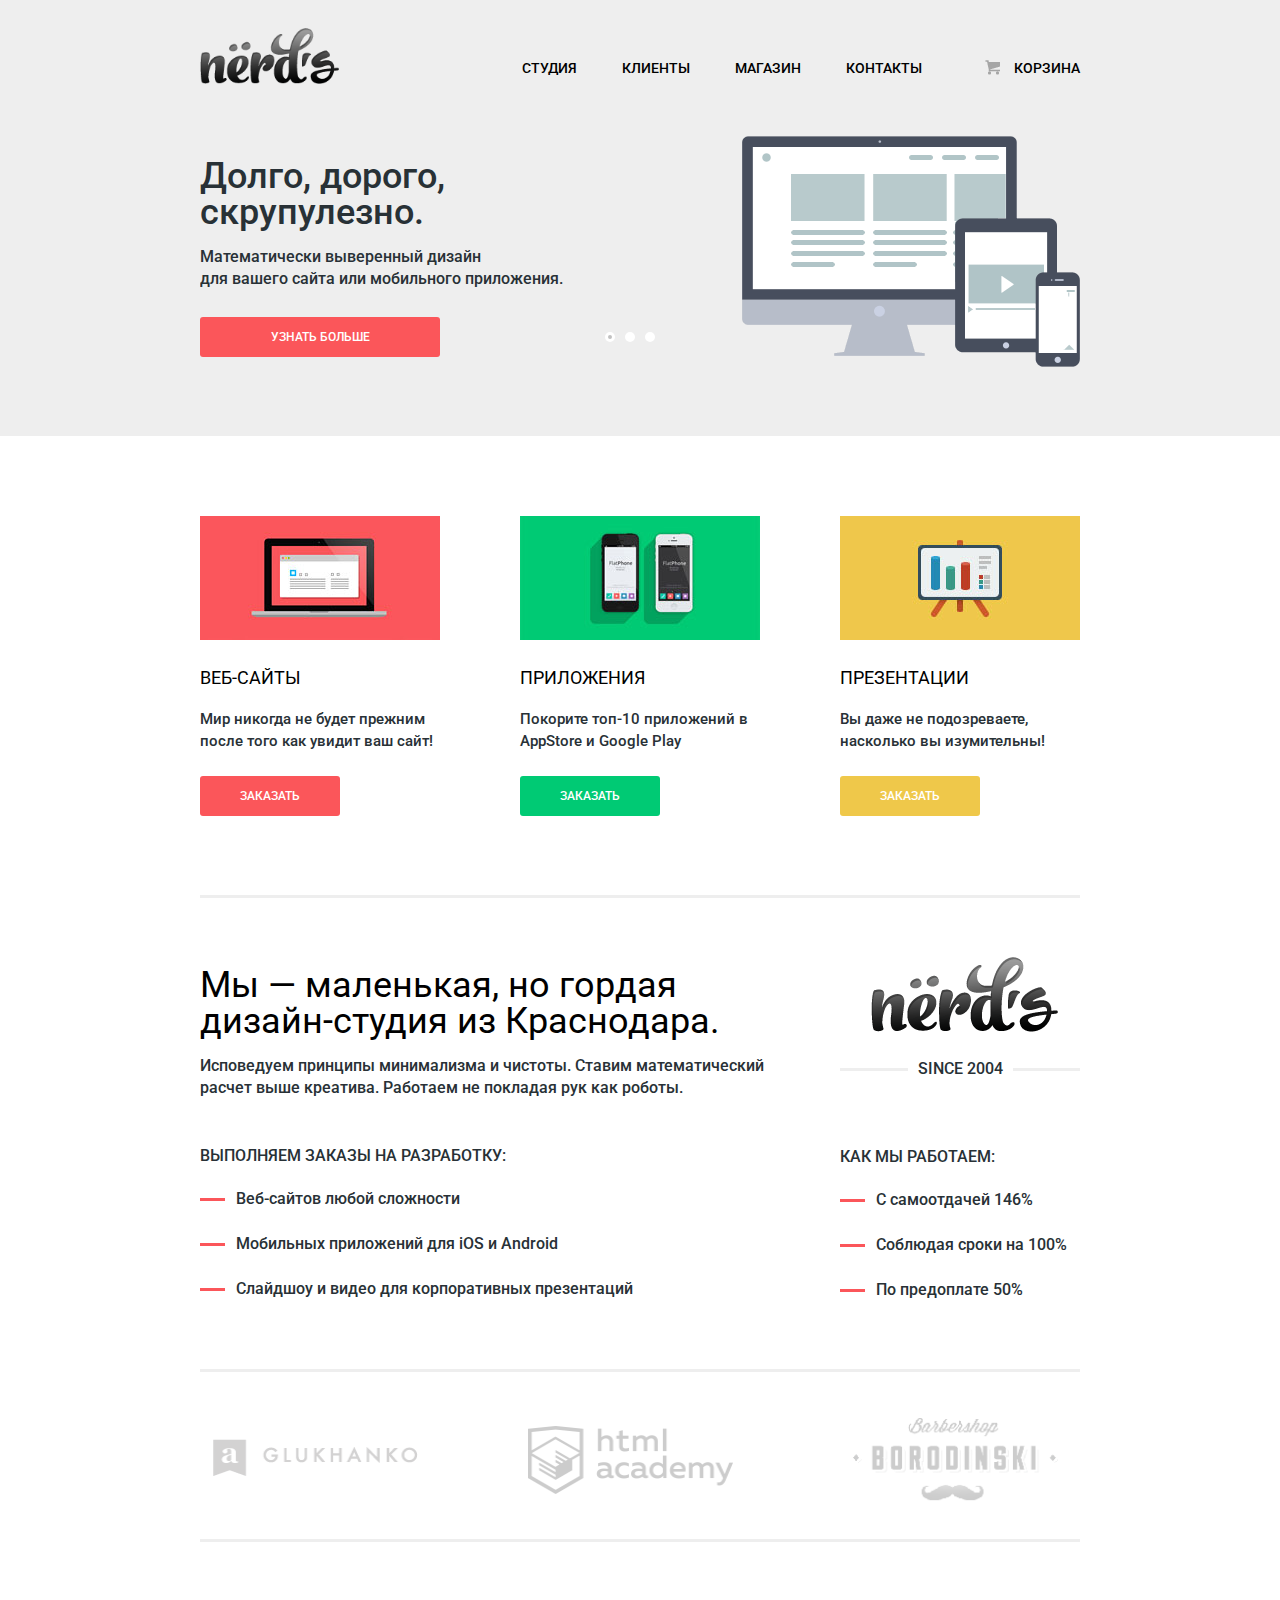
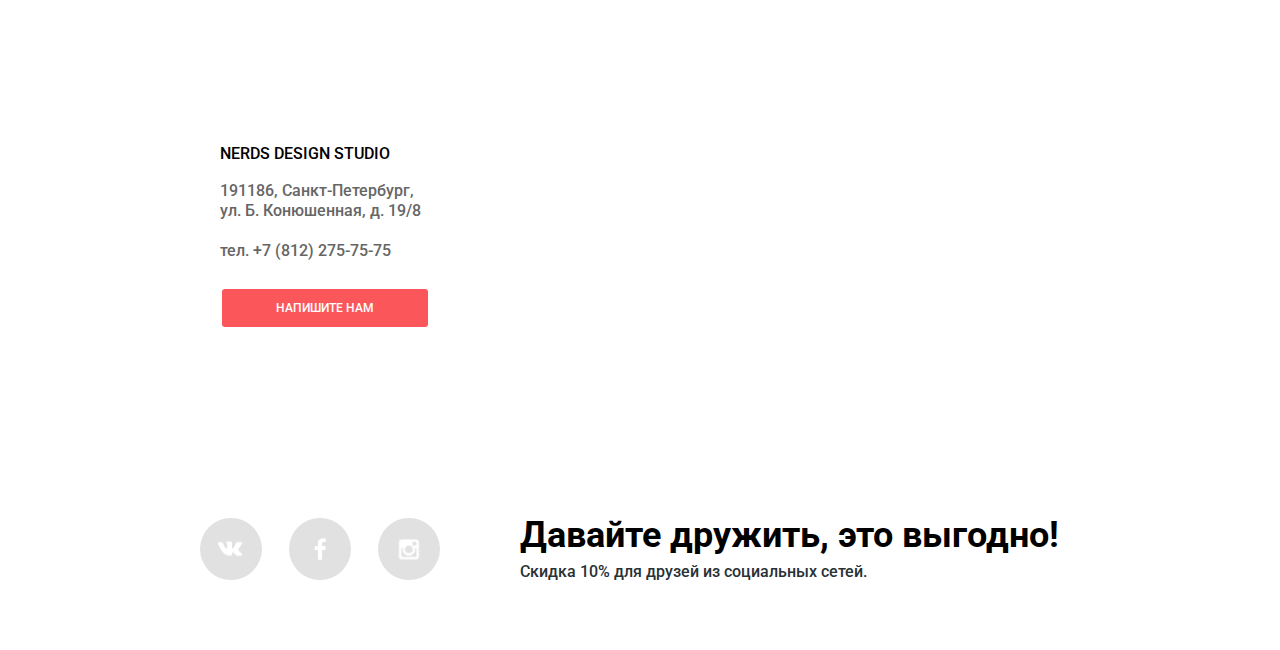
<file: index.html>
<!DOCTYPE html>
<html lang="ru">
  <head>
    <meta charset="utf-8">
    <title>Нёрдс</title>
    <link href="https://fonts.googleapis.com/css?family=Roboto:500,700&subset=cyrillic" rel="stylesheet">
    <link rel="stylesheet" href="css/normalize.css">
    <link href="css/style.min.css" rel="stylesheet">
  </head>
  <body>
    <header class="main-header">
      <div class="container">
        <div class="header-top clearfix">
          <div class="logo"><a href="#"><img src="img/logo.png" alt="Nerds" width="139" height="56"></a>
          </div>
          <nav class="main-navigation">
            <ul>
              <li>
                <a>Студия</a>
              </li>
              <li>
                <a href="#">Клиенты</a>
              </li>
              <li>
                <a href="catalog.html">Магазин</a>
              </li>
              <li>
                <a href="#">Контакты</a>
              </li>
            </ul>
          </nav>
          <div class="user-block">
            <a class="basket" href="#">Корзина</a>
          </div>
        </div>
        <div class="slider">
          <input type="radio" name="toggle" id="slider-1" checked>
          <input type="radio" name="toggle" id="slider-2">
          <input type="radio" name="toggle" id="slider-3">
          <div class="slider-controls">
            <label for="slider-1"></label>
            <label for="slider-2"></label>
            <label for="slider-3"></label>
          </div>
          <div class="slides">
            <div class="slide">
              <div class="slide-text">
                <div class="slide-title">Долго, дорого,<br> скрупулезно.</div>
                <p>Математически выверенный дизайн<br> для вашего сайта или мобильного приложения.</p>
                <a class="btn" href="#">Узнать больше</a>
              </div>
            </div>
            <div class="slide">
              <div class="slide-text">
                <div class="slide-title">Любите ли вы математику,<br> как любим ее мы?</div>
                <p>Нашим дизайнерам мы удаляем нейроны, ответственные<br>за креатив, чтобы дать им возможность все просчитать.</p>
                <a class="btn" href="#">Узнать больше</a>
              </div>
            </div>
            <div class="slide">
              <div class="slide-text">
                <div class="slide-title">Только наркотики,<br> только хардкор!</div>
                <p>Все дизайнерские решения в нашей компании принимаются<br> только под воздействием качественных галлюциногенов.</p>
                <a class="btn" href="#">Узнать больше</a>
              </div>
            </div>
          </div>
        </div>
      </div>
    </header>
    <main class="container">
      <div class="index-content clearfix">
        <div class="features">
          <img src="img/site.jpg" alt="сайты" width="240" height="124">
          <div class="features-title">Веб-сайты</div>
          <p>Мир никогда не будет прежним после того как увидит ваш сайт!</p>
          <a class="btn" href="#">Заказать</a>
        </div>
        <div class="features">
          <img src="img/apps.jpg" alt="приложения" width="240" height="124">
          <div class="features-title">Приложения</div>
          <p>Покорите топ-10 приложений в AppStore и Google Play</p>
          <a class="btn btn-green" href="#">Заказать</a>
        </div>
        <div class="features">
          <img src="img/presentation.jpg" alt="презентации" width="240" height="124">
          <div class="features-title">Презентации</div>
          <p>Вы даже не подозреваете, насколько вы изумительны!</p>
          <a class="btn btn-yellow" href="#">Заказать</a>
        </div>
      </div>
      <section class="promo clearfix">
        <div class="promo-product">
          <h2 class="promo-title">Мы —  маленькая, но гордая дизайн-студия из Краснодара.</h2>
          <p>Исповедуем принципы минимализма и чистоты. Ставим математический расчет выше креатива.
        Работаем не покладая рук как роботы.</p>
          <div class="promo-subtitle">Выполняем заказы на разработку:</div>
          <ul>
            <li>Веб-сайтов любой сложности</li>
            <li>Мобильных приложений для iOS и Android</li>
            <li>Слайдшоу и видео для корпоративных презентаций</li>
          </ul>
        </div>
        <div class="promo-job">
          <div class="logo">
            <a href="#"><img src="img/logo.png" alt="Nerds" width="187" height="75"></a>
          </div>
          <div class="logo-part">
            <p>SINCE 2004</p>
          </div>
          <div class="promo-subtitle">Как мы работаем:</div>
          <ul>
            <li>С самоотдачей 146%</li>
            <li>Соблюдая сроки на 100%</li>
            <li>По предоплате 50%</li>
          </ul>
        </div>
      </section>
      <div class="projects">
        <a href="#"><img src="img/logo_glukhanko.png" alt="Glukhanko" width="198" height="37"></a>
        <a href="#"><img src="img/logo_html_academy.png" alt="HTML Academy" width="199" height="68"></a>
        <a href="#"><img src="img/logo_borodinski.png" alt="Borodinski" width="209" height="86"></a>
      </div>
    </main>
    <footer class="main-footer">
      <div class="contacts">
        <iframe src="https://www.google.com/maps/embed?pb=!1m18!1m12!1m3!1d1998.6037999040354!2d30.322010416394033!3d59.938716271971415!2m3!1f0!2f0!3f0!3m2!1i1024!2i768!4f13.1!3m3!1m2!1s0x4696310fca5ba729%3A0xea9c53d4493c879f!2sBolshaya+Konyushennaya+ul.%2C+19%2C+Sankt-Peterburg%2C+Russia%2C+191186!5e0!3m2!1sen!2s!4v1441888483426" width="1200" height="417" frameborder="0" style="border:0" allowfullscreen></iframe>
        <div class="container">
          <div class="contacts-info">
            <div class="contacts-name">NERDS DESIGN STUDIO</div>
            <p>191186, Санкт-Петербург,<br>
            ул. Б. Конюшенная, д. 19/8</p>
            <p>тел. +7 (812) 275-75-75</p>
            <a class="btn-write" href="#">Напишите нам</a>
          </div>
        </div>
      </div>
      <div class="footer-bottom">
        <div class="container clearfix">
          <div class="footer-social">
            <a class="social-btn social-btn-vk" href="#">Вконтакте</a>
            <a class="social-btn social-btn-fb" href="#">Фейсбук</a>
            <a class="social-btn social-btn-inst" href="#">Инстаграм</a>
          </div>
          <div class="footer-offer">
            <h2 class="footer-offer-title">Давайте дружить, это выгодно!</h2>
            <p>Скидка 10% для друзей из социальных сетей.</p>
          </div>
        </div>
      </div>
    </footer>
    <div class="feedback">
      <form class="feedback-form clearfix" action="https://echo.htmlacademy.ru" method="post">
        <div class="form-line">
          <div class="label-line">
            <label for="name">Ваше имя:</label>
          </div>
          <input id="name" type="text" name="username" placeholder="представьтесь,пожалуйста">
        </div>
        <div class="form-line">
          <div class="label-line">
            <label for="user-email">Ваш e-mail:</label>
          </div>
          <input id="user-email" type="text" name="email" placeholder="для отправки ответа">
        </div>
        <div class="textarea-line">
          <div class="label-line">
            <label for="letter">Текст письма:</label>
          </div>
          <textarea id="letter" name="text-letter">в свободной форме</textarea>
        </div>
          <button class="btn" type="submit">Отправить</button>
      </form>
      <button class="feedback-close" type="button" title="Закрыть">Закрыть</button>
    </div>
    <script src="js/scripts.min.js"></script>
  </body>
</html>
</file>
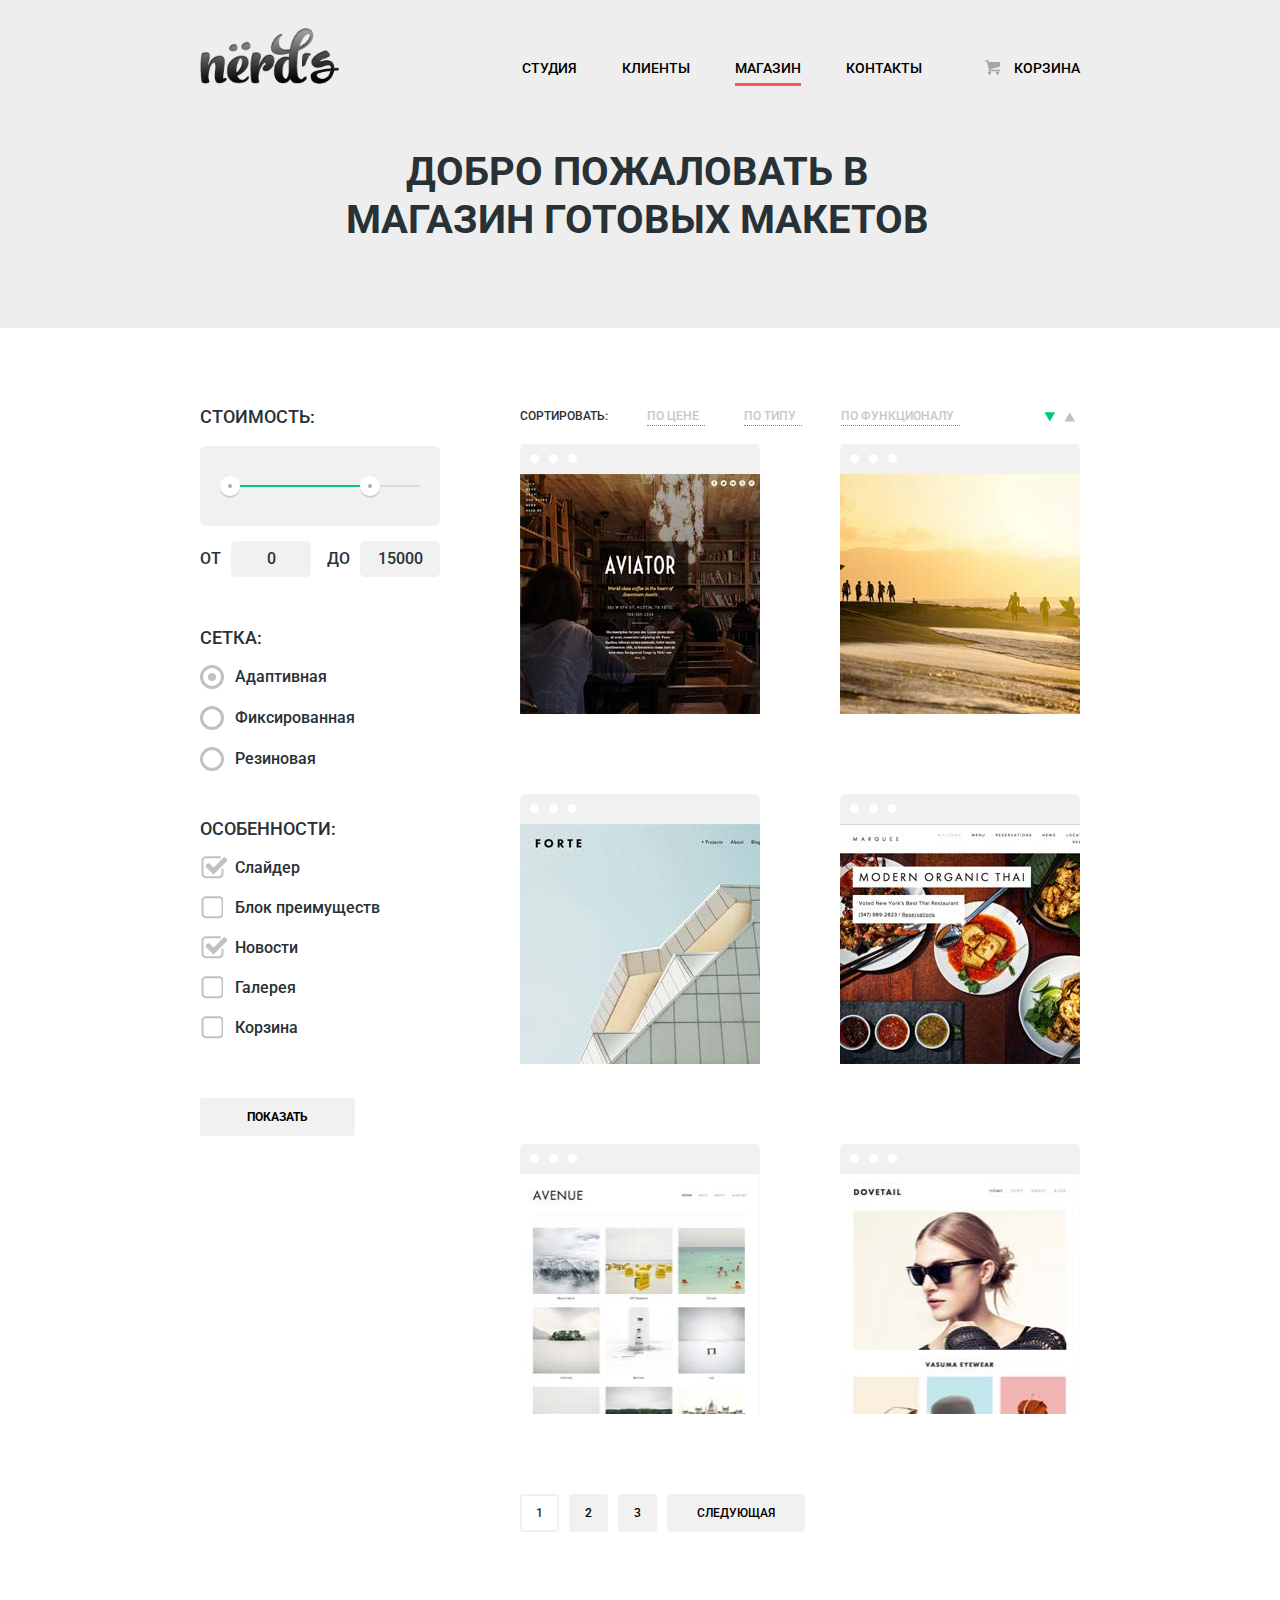
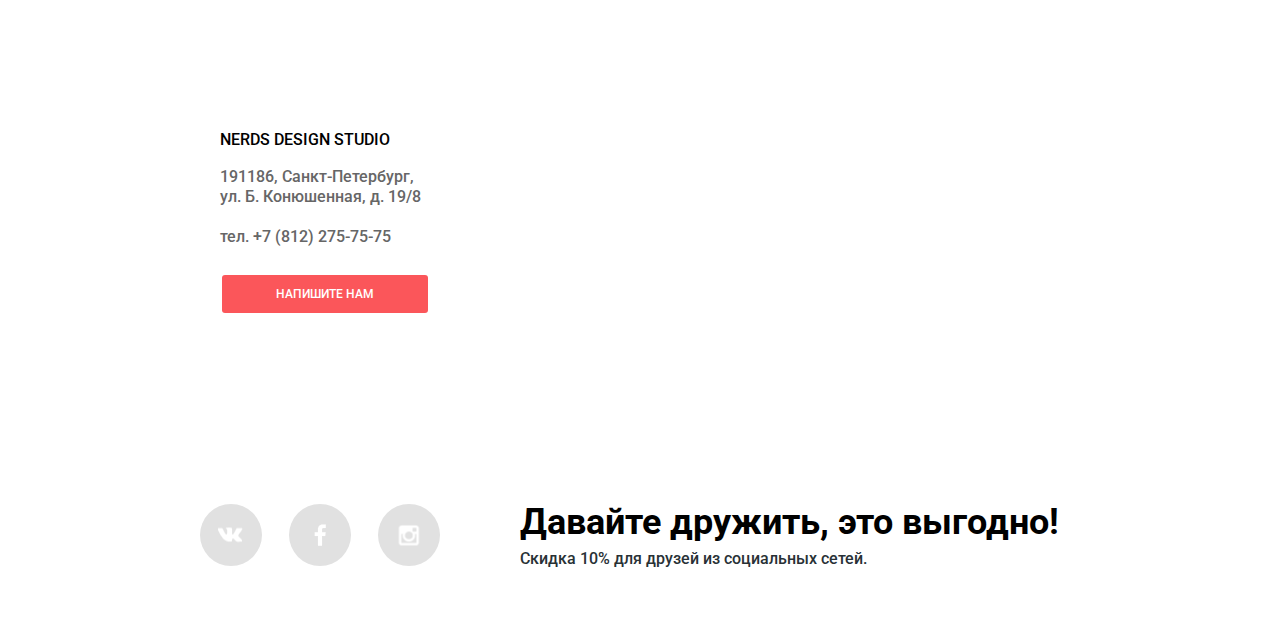
<file: catalog.html>
<!DOCTYPE html>
<html lang="ru">
  <head>
    <meta charset="utf-8">
    <title>Каталог Нёрдс</title>
    <link href="https://fonts.googleapis.com/css?family=Roboto:500,700&subset=cyrillic" rel="stylesheet">
    <link rel="stylesheet" href="css/normalize.css">
    <link href="css/style.min.css" rel="stylesheet">
  </head>
  <body>
    <header class="main-header">
      <div class="container">
        <div class="header-top clearfix">
          <div class="logo">
            <a href="index.html"><img src="img/logo.png" alt="Nerds" width="139" height="56"></a>
          </div>
          <nav class="main-navigation">
            <ul>
              <li>
                <a href="#">Студия</a>
              </li>
              <li>
                <a href="#">Клиенты</a>
              </li>
              <li>
                <a class="active">Магазин</a>
              </li>
              <li>
                <a href="#">Контакты</a>
              </li>
            </ul>
          </nav>
          <div class="user-block">
            <a class="basket" href="#">Корзина</a>
          </div>
        </div>
        <h1 class="main-title">Добро пожаловать в магазин готовых макетов</h1>
      </div>
    </header>
    <main class="container clearfix">
      <aside class="filters">
        <form class="filters-form" action="https://echo.htmlacademy.ru" method="post">
          <div class="range-filter">
            <div class="filters-title">Стоимость:</div>
            <div class="range-controls">
              <div class="scale">
                <div class="bar" style="margin-left: 0%; width: 70%"></div>
              </div>
              <div class="toggle toggle-min"></div>
              <div class="toggle toggle-max"></div>
            </div>
            <div class="price-controls">
              <label class="min-price">ОТ <input name="min-price" type="text" value="0"></label>
              <label class="max-price">ДО <input name="max-price" type="text" value="15000"></label>
            </div>
          </div>
          <div class="filters-title">Сетка:</div>
            <div class="input-line">
              <input id="adaptive" type="radio" name="grid" value="adaptive" checked>
              <label for="adaptive">Адаптивная</label>
            </div>
            <div class="input-line">
              <input id="fixed" type="radio" name="grid" value="fixed">
              <label for="fixed">Фиксированная</label>
            </div>
            <div class="input-line">
              <input id="rubber" type="radio" name="grid" value="rubber">
              <label for="rubber">Резиновая</label>
            </div>
          <div class="filters-title filters-title">Особенности:</div>
            <div class="input-line">
              <input id="slider" type="checkbox" name="slider" value="slider" checked>
              <label for="slider">Слайдер</label>
            </div>
            <div class="input-line">
              <input id="advantages" type="checkbox" name="plus" value="plus">
              <label for="advantages">Блок преимуществ</label>
            </div>
            <div class="input-line">
              <input id="news" type="checkbox" name="news" value="news" checked>
              <label for="news">Новости</label>
            </div>
            <div class="input-line">
              <input id="gallery" type="checkbox" name="gallery" value="gallery">
              <label for="gallery">Галерея</label>
            </div>
            <div class="input-line">
              <input id="basket" type="checkbox" name="basket" value="basket">
              <label for="basket">Корзина</label>
            </div>
          <button class="btn" type="submit" value="Показать" >Показать</button>
        </form>
      </aside>
      <div class="results">
        <div class="sort clearfix">
          <div class="sort-type">
            <ul>
              <li>Сортировать:</li>
              <li class="sort-item">
                <a href="#">По цене</a>
              </li>
              <li class="sort-item">
                <a href="#">По типу</a>
              </li>
              <li class="sort-item">
                <a href="#">По функционалу</a>
              </li>
            </ul>
          </div>
          <div class="sort-order">
            <a class="active">Стрелочка вниз</a>
            <a href="#">Стрелочка вверх</a>
          </div>
        </div>
        <div class="items">
          <div class="item">
            <div class="item-top">
              <div class="circle">Точка</div>
              <div class="circle">Точка</div>
              <div class="circle">Точка</div>
            </div>
            <img src="img/aviator.jpg" alt="aviator" width="240" height="240">
            <div class="item-info">
              <h2 class="item-info-title">AVIATOR</h2>
              <p class="item-info-indent">Одностраничный макет с авторским дизайном</p>
              <a class="btn" href="#">8000 Р.</a>
            </div>
          </div>
          <div class="item">
            <div class="item-top active">
              <div class="circle">Точка</div>
              <div class="circle">Точка</div>
              <div class="circle">Точка</div>
            </div>
            <img src="img/sunset.jpg" alt="sunset" width="240" height="240">
            <div class="item-info active">
              <h2 class="item-info-title">SUNSET</h2>
              <p class="item-info-indent">Интернет-магазин с личным кабинетом</p>
              <a class="btn" href="#">1000 Р.</a>
            </div>
          </div>
          <div class="item">
            <div class="item-top">
              <div class="circle">Точка</div>
              <div class="circle">Точка</div>
              <div class="circle">Точка</div>
            </div>
            <img src="img/forte.jpg" alt="forte" width="240" height="240">
            <div class="item-info">
              <h2 class="item-info-title">FORTE</h2>
              <p class="item-info-indent">Отличный макет для личного блога</p>
              <a class="btn" href="#">5000 Р.</a>
            </div>
          </div>
          <div class="item">
            <div class="item-top">
              <div class="circle">Точка</div>
              <div class="circle">Точка</div>
              <div class="circle">Точка</div>
            </div>
            <img src="img/modern.jpg" alt="modern" width="240" height="240">
            <div class="item-info">
              <h2 class="item-info-title-four">MODERN ORGANIC THAI</h2>
              <p class="item-info-indent-four">Сайт для ресторана быстрого питания</p>
              <a class="btn" href="#">12000 Р.</a>
            </div>
          </div>
          <div class="item">
            <div class="item-top">
              <div class="circle">Точка</div>
              <div class="circle">Точка</div>
              <div class="circle">Точка</div>
            </div>
            <img src="img/avenue.jpg" alt="avenue" width="240" height="240">
            <div class="item-info">
              <h2 class="item-info-title">AVENUE</h2>
              <p class="item-info-indent">Макет для блога о путешествиях</p>
              <a class="btn" href="#">8000 Р.</a>
            </div>
          </div>
          <div class="item">
            <div class="item-top">
              <div class="circle">Точка</div>
              <div class="circle">Точка</div>
              <div class="circle">Точка</div>
            </div>
            <img src="img/dovetail.jpg" alt="dovetail" width="240" height="240">
            <div class="item-info">
              <h2 class="item-info-title">DOVETAIL</h2>
              <p class="item-info-indent">Интернет-магазин с галереей товаров</p>
              <a class="btn" href="#">14000 Р.</a>
            </div>
          </div>
        </div>
        <div class="page">
          <ul>
            <li>
              <a class="page-link-active">1</a>
            </li>
            <li>
              <a class="page-link" href="#">2</a>
            </li>
            <li>
              <a class="page-link" href="#">3</a>
            </li>
            <li>
              <a class="page-link-last" href="#">Следующая</a>
            </li>
          </ul>
        </div>
      </div>
    </main>
    <footer class="main-footer">
      <div class="contacts">
        <iframe src="https://www.google.com/maps/embed?pb=!1m18!1m12!1m3!1d1998.6037999040354!2d30.322010416394033!3d59.938716271971415!2m3!1f0!2f0!3f0!3m2!1i1024!2i768!4f13.1!3m3!1m2!1s0x4696310fca5ba729%3A0xea9c53d4493c879f!2sBolshaya+Konyushennaya+ul.%2C+19%2C+Sankt-Peterburg%2C+Russia%2C+191186!5e0!3m2!1sen!2s!4v1441888483426" width="1200" height="417" frameborder="0" style="border:0" allowfullscreen></iframe>
        <div class="container">
          <div class="contacts-info">
            <div class="contacts-name">NERDS DESIGN STUDIO</div>
            <p>191186, Санкт-Петербург,<br>
            ул. Б. Конюшенная, д. 19/8</p>
            <p>тел. +7 (812) 275-75-75</p>
            <a class="btn-write" href="#">Напишите нам</a>
          </div>
        </div>
      </div>
      <div class="footer-bottom">
        <div class="container clearfix">
          <div class="footer-social">
            <a class="social-btn social-btn-vk" href="#">Вконтакте</a>
            <a class="social-btn social-btn-fb" href="#">Фейсбук</a>
            <a class="social-btn social-btn-inst" href="#">Инстаграм</a>
          </div>
          <div class="footer-offer">
            <h2 class="footer-offer-title">Давайте дружить, это выгодно!</h2>
            <p>Скидка 10% для друзей из социальных сетей.</p>
          </div>
        </div>
      </div>
    </footer>
    <div class="feedback">
      <form class="feedback-form clearfix" action="https://echo.htmlacademy.ru" method="post">
        <div class="form-line">
          <div class="label-line">
            <label for="name">Ваше имя:</label>
          </div>
          <input id="name" type="text" name="username" placeholder="представьтесь,пожалуйста" required>
        </div>
        <div class="form-line">
          <div class="label-line">
            <label for="user-email">Ваш e-mail:</label>
          </div>
          <input id="user-email" type="text" name="email" placeholder="для отправки ответа" required>
        </div>
        <div class="textarea-line">
          <div class="label-line">
            <label for="letter">Текст письма:</label>
          </div>
          <textarea id="letter" name="text-letter" required>в свободной форме</textarea>
        </div>
          <button class="btn" type="submit">Отправить</button>
      </form>
      <button class="feedback-close" type="button" title="Закрыть">Закрыть</button>
    </div>
    <script src="js/scripts.min.js"></script>
  </body>
</html>
</file>
<file: css/style.min.css>
body{min-width:880px;font-family:"Roboto","Arial",sans-serif;font-size:16px;font-weight:500;color:#283136;line-height:22px;background:#fff;margin:0;padding:0}.sprite{background-image:url(spritesheet.png);background-repeat:no-repeat;display:block}.sprite--icon-basket{width:15px;height:15px;background-position:-10px -10px}.sprite--icon-basket-active{width:15px;height:15px;background-position:-10px -45px}.sprite--icon-basket-red{width:15px;height:15px;background-position:-10px -80px}.sprite--icon-check-off{width:23px;height:23px;background-position:-10px -115px}.sprite--icon-check-off-hover{width:23px;height:23px;background-position:-10px -158px}.sprite--icon-check-on{width:27px;height:23px;background-position:-10px -201px}.sprite--icon-check-on-hover{width:27px;height:23px;background-position:-10px -244px}.sprite--icon-facebook{width:12px;height:22px;background-position:-10px -287px}.sprite--icon-instagramm{width:21px;height:21px;background-position:-10px -329px}.sprite--icon-vk{width:26px;height:15px;background-position:-10px -370px}.clearfix::after{content:"";display:table;clear:both}.container{width:880px;margin:0 auto;padding:0 10px;position:relative}.main-header{background:#eee;color:#283136}.header-top,.main-header .container{background-color:#eee}.header-top{margin-bottom:36px}.logo{float:left;width:140px;margin-top:28px}.main-navigation{float:left;width:460px;margin-left:182px;text-transform:uppercase}.main-navigation ul{margin:0;list-style:none;font-size:0;padding:53px 0 0}.main-navigation li{display:inline-block;font-size:14px;line-height:30px;vertical-align:top;margin-right:45px}.main-navigation li:last-child{margin-right:0}.main-navigation .active{border-bottom:3px solid #fb565a;padding-bottom:0}.main-navigation .active:active,.main-navigation .active:hover{color:#000}.main-navigation a{display:block;color:#000;text-decoration:none}.basket:hover,.main-navigation a:hover{color:#fb565a}.main-navigation a:active{color:#a8a8a8}.user-block{float:right;max-width:100px}.basket,.slider{position:relative}.basket{display:inline-block;padding:53px 0 0;font-size:14px;line-height:30px;vertical-align:top;text-decoration:none;color:#000;text-transform:uppercase}.basket:active{color:#cbcbcb}.basket:before,.basket:hover::before{background:#eee url(../img/sprite.png) no-repeat}.basket:before{content:"";position:absolute;top:60px;left:-29px;width:15px;height:15px;background-position:-10px -10px;opacity:.3}.basket:hover::before{background-position:-10px -80px;opacity:1}.basket:active::before{background:url(../img/sprite.png) no-repeat;background-position:-10px -45px;opacity:.6}.slider{width:880px;min-height:310px;overflow:hidden}.slide{position:absolute;top:0;left:0;width:100%;height:310px;background-repeat:no-repeat;background-position:100% 10px;transition:left .3s ease}.slider input[type=radio]{display:none}.slider-controls{position:absolute;bottom:82px;left:50%;z-index:10;width:200px;margin-left:-110px;text-align:center}.slider-controls label{display:inline-block;width:4px;height:4px;margin:0 3px;vertical-align:top;background:#fff;border:3px solid #fff;border-radius:50%;cursor:pointer}.slide-text{width:500px;padding:32px 0}.slide-title{font-size:36px;line-height:36px}.btn,.slide p{font-weight:500;line-height:22px;color:#283136}.btn{display:block;font-size:12px;line-height:18px;color:#fff;text-transform:uppercase;text-align:center;text-decoration:none;background:#fb565a;border-radius:3px}.btn:hover{background-color:#d6494d}.btn:active{background-color:#b63538;box-shadow:0 9px 0 -6px #9b2d30 inset}.slide .btn{width:220px;padding:11px 10px;margin-top:27px;color:#fff}.slide:nth-child(1){background-image:url(../img/slider1.png)}.slide:nth-child(2){background-image:url(../img/slider2.png)}.slide:nth-child(3){background-image:url(../img/slider3.png)}#slider-1:checked~.slides .slide:nth-child(1){left:0}#slider-1:checked~.slides .slide:nth-child(2),#slider-1:checked~.slides .slide:nth-child(3){left:880px}#slider-2:checked~.slides .slide:nth-child(1){left:-880px}#slider-2:checked~.slides .slide:nth-child(2){left:0}#slider-2:checked~.slides .slide:nth-child(3),#slider-3:checked~.slides .slide:nth-child(1),#slider-3:checked~.slides .slide:nth-child(2){left:-880px}#slider-3:checked~.slides .slide:nth-child(3){left:0}#slider-1:checked~.slider-controls label[for=slider-1],#slider-2:checked~.slider-controls label[for=slider-2],#slider-3:checked~.slider-controls label[for=slider-3]{background:#c1c1c1}.index-content{padding:80px 0}.features{float:left;width:240px;margin-right:80px}.features:last-child{margin-right:0}.features-title{font-size:18px;line-height:30px;color:#000;font-weight:400;text-transform:uppercase;padding-top:17px}.features p{font-size:15px;line-height:22px;margin-bottom:24px}.features .btn{width:140px;padding:11px 0}.features .btn-green{background:#00ca74}.features .btn-green:hover{background:#01a25e}.features .btn-green:active{background:#009053;box-shadow:0 9px 0 -6px #007b47 inset}.features .btn-yellow{background:#efc84a}.features .btn-yellow:hover{background:#d6ae2c}.features .btn-yellow:active{background:#c09b24;box-shadow:0 9px 0 -6px #a3841f inset}.index-content::after,.logo-part::after{content:"";position:relative;top:79px;display:block;border-bottom:3px solid #eee}.promo{padding:38px 0;margin-bottom:17px}.promo-product{float:left;width:600px}.promo-title{font-size:36px;line-height:36px;color:#000;font-weight:400;min-width:540px;margin-bottom:0}.promo-product p{margin-bottom:46px}.promo-subtitle{text-transform:uppercase;margin-bottom:11px}.promo-job ul,.promo-product ul{list-style:none;margin:0;padding:0;font-size:0}.logo-part p,.promo-job li,.promo-product li{position:relative;z-index:2;font-size:16px;background:#fff}.promo-job li,.promo-product li{list-style-type:none;margin:0;padding:10px 0 10px 36px;line-height:22px;text-align:left}.promo-job li::after,.promo-product li::after{content:"";position:relative;width:25px;top:-12px;left:-36px;z-index:1;display:block;border-bottom:3px solid #fb565a}.promo-job{float:right;width:240px}.promo-job .logo{width:187px;margin-left:31px;margin-top:20px}.logo-part{text-align:center;margin-bottom:69px}.logo-part p{display:inline-block;vertical-align:top;margin:27px 0 0;padding:0 10px;line-height:8.56px;text-align:center}.logo-part::after{top:-6px;z-index:1}.projects{font-size:0;border-top:3px solid #eee;border-bottom:3px solid #eee;margin-bottom:83px}.projects img{width:205px;opacity:.2}.projects img:active,.projects img:hover{opacity:1}.projects a{display:inline-block;vertical-align:middle;margin-right:120px}.projects a:first-child{margin:15px 110px 0 13px}.projects a:nth-child(2){margin-top:21px}.projects a:last-child{margin:46px 13px 24px 0}.contacts iframe{width:100%;height:417px;background-position:center;background-repeat:no-repeat}.contacts-info{position:absolute;bottom:94px;display:block;width:210px;background:#fff;padding:29px 20px}.contacts-name{color:#000;margin-top:0}.contacts-info p{color:#666;font-size:16px;line-height:20px;margin-bottom:20px}.btn-write{display:block;width:206px;padding:10px 0;margin-left:2px;margin-top:28px;margin-bottom:-2px;font-size:12px;line-height:18px;color:#fff;text-transform:uppercase;text-align:center;text-decoration:none;background:#fb565a;border-radius:3px}.btn-write:hover,.feedback-form .btn:hover{background-color:#d6494d}.btn-write:active,.feedback-form .btn:active{background-color:#b63538;box-shadow:0 9px 0 -6px #9b2d30 inset}.footer-social{float:left;width:240px;margin:70px 80px 70px 0;text-align:center}.social-btn{display:inline-block;vertical-align:top;width:62px;height:62px;margin-right:23px;font-size:0;border-radius:40px;background-color:#e1e1e1;position:relative}.social-btn:last-child{margin-right:0}.social-btn::before{content:"";position:absolute;top:50%;left:50%;-webkit-transform:translate(-50%,-50%);-ms-transform:translate(-50%,-50%);transform:translate(-50%,-50%);background-image:url(../img/sprite.png);background-repeat:no-repeat}.social-btn:hover{background-color:#fb565a}.social-btn:active{background-color:#d6494d;box-shadow:0 6px 0 -1px #b63e42 inset}.social-btn-vk::before{width:26px;height:15px;background-position:-11px -370px}.social-btn-fb::before{width:12px;height:22px;background-position:-10px -287px}.social-btn-inst::before{width:21px;height:21px;background-position:-10px -329px}.footer-offer{float:left;width:550px;margin-top:40px}.footer-offer-title{font-size:36px;line-height:36px;color:#000;margin-bottom:-8px}@-webkit-keyframes bounce{0%{-webkit-transform:translateY(-2000px);transform:translateY(-2000px)}70%{-webkit-transform:translateY(30px);transform:translateY(30px)}90%{-webkit-transform:translateY(-10px);transform:translateY(-10px)}to{-webkit-transform:translateY(0);transform:translateY(0)}}@keyframes bounce{0%{-webkit-transform:translateY(-2000px);transform:translateY(-2000px)}70%{-webkit-transform:translateY(30px);transform:translateY(30px)}90%{-webkit-transform:translateY(-10px);transform:translateY(-10px)}to{-webkit-transform:translateY(0);transform:translateY(0)}}@-webkit-keyframes shake{0%,to{-webkit-transform:translateX(0);transform:translateX(0)}10%,30%,50%,70%,90%{-webkit-transform:translateX(-10px);transform:translateX(-10px)}20%,40%,60%,80%{-webkit-transform:translateX(10px);transform:translateX(10px)}}@keyframes shake{0%,to{-webkit-transform:translateX(0);transform:translateX(0)}10%,30%,50%,70%,90%{-webkit-transform:translateX(-10px);transform:translateX(-10px)}20%,40%,60%,80%{-webkit-transform:translateX(10px);transform:translateX(10px)}}.feedback{position:fixed;top:15%;left:50%;-webkit-transform:translateX(-50%);-ms-transform:translateX(-50%);transform:translateX(-50%);width:630px;padding:56px 90px 49px 80px;color:#000;background-color:#fff;box-shadow:0 30px 50px rgba(0,0,0,.7);box-sizing:border-box;z-index:9999;display:none}.feedback-open{display:block;-webkit-animation:bounce 2s;animation:bounce 2s}.feedback-error{-webkit-animation:shake .6s;animation:shake .6s}.form-line{float:left;width:220px;margin-bottom:23px}.label-line{margin-bottom:12px;font-size:16px;line-height:18px;color:#000}.form-line:first-child{margin-right:19px}.form-line input[type=text]{width:100%;box-sizing:border-box;padding:7px 13px;border:2px solid #d7dcde;border-radius:3px;text-transform:uppercase;font-size:12px;line-height:18px;color:#000}.form-line input:hover{border-color:#a2a9ac}.form-line input:focus{border-color:#57bffb}.textarea-line textarea{width:100%;height:110px;resize:none;box-sizing:border-box;padding:7px 13px;border:2px solid #d7dcde;font-size:12px;line-height:18px;text-transform:uppercase;font-weight:700;border-radius:3px}.textarea-line textarea:hover{border:2px solid #a2a9ac}.textarea-line textarea:focus{border:2px solid #57bffb}.feedback-form .btn{width:100%;padding:15px 0;margin-top:48px;background:#fb565a;border:none;outline:none}.feedback-close{position:absolute;top:6px;right:6px;width:41px;height:41px;border-radius:41px;font-size:0;background-color:#fb565a;border:0;outline:0;cursor:pointer}.feedback-close::after,.feedback-close::before{content:"";position:absolute;top:7px;left:18px;width:5px;height:28px;background-color:#fff;border-radius:1px}.feedback-close::before{-webkit-transform:rotate(45deg);-ms-transform:rotate(45deg);transform:rotate(45deg)}.feedback-close::after{-webkit-transform:rotate(-45deg);-ms-transform:rotate(-45deg);transform:rotate(-45deg)}.main-title{display:block;width:660px;padding:22px 107px 84px;margin:0;font-size:40px;line-height:48px;text-transform:uppercase;text-align:center}.filters{float:left;width:240px;margin:74px 0}.range-filter{width:240px;margin-bottom:46px}.filters-title{margin-bottom:14px;text-transform:uppercase;font-size:18px;line-height:30px}.range-controls{position:relative;height:41px;padding-top:39px;padding-right:20px;padding-left:20px;margin-bottom:15px;border-radius:5px;background:#f1f1f1}.range-controls .scale{height:2px;background:#d7dcde}.range-controls .bar{width:70%;height:2px;background:#00ca74}.toggle{position:absolute;top:30px;left:0;width:4px;height:4px;cursor:pointer;border:8px solid #fff;border-radius:50%;background:#ababab;box-shadow:0 2px 1px 0 #cfcfcf}.toggle-min{left:20px}.toggle-max{left:160px}.price-controls{font-size:0}.price-controls label{font-size:16px;display:inline-block;vertical-align:top;width:50%}.max-price{text-align:right}.price-controls input{font-size:16px;width:60px;margin-left:6px;padding:7px 10px;text-align:center;color:#283136;border:none;border-radius:5px;outline:none;background:#f1f1f1}.input-line{font-size:16px;line-height:20px;color:#283136}.input-line:nth-child(5){margin-bottom:24px}.input-line:hover{color:#000}input[type=checkbox],input[type=radio]{display:none}input[type=radio]+label{display:block;padding-bottom:21px;line-height:20px;padding-left:35px;position:relative;cursor:pointer}input[type=radio]+label::before{content:"";display:block;width:18px;height:18px;border-radius:15px;border:3px solid #c1c1c1;background-color:#fff;position:absolute;top:-6%;left:0}input[type=radio]:checked+label::after{content:"";width:8px;height:8px;background-color:#c1c1c1;position:absolute;top:6px;left:8px;border-radius:8px}input[type=radio]+label:hover::before{border:3px solid #b5b5b5}input[type=radio]:checked+label:hover::after{background-color:#b5b5b5}input[type=checkbox]+label{display:block;padding-bottom:20px;line-height:20px;padding-left:35px;position:relative;cursor:pointer}input[type=checkbox]+label::before{content:"";position:absolute;background-image:url(../img/sprite.png);background-repeat:no-repeat;background-color:#fff;top:-6%;left:0;width:23px;height:23px;background-position:-9px -115px}input[type=checkbox]+label:hover::before{background-position:-9px -158px}input[type=checkbox]:checked+label::before{content:"";background-image:url(../img/sprite.png);width:27px;height:23px;background-position:-9px -201px;background-repeat:no-repeat}input[type=checkbox]:checked+label:hover::before{background-position:-9px -244px}.filters-form .btn{min-width:155px;padding:10px 0;color:#000;background:#f1f1f1;margin-top:40px;border:none;outline:0;font-weight:700}.filters-form .btn:hover{background:#e5e5e5}.filters-form .btn:active{background:#d5d5d5;box-shadow:0 9px 0 -6px #b5b5b5 inset}.results{float:right;width:560px;margin-top:79px;margin-bottom:79px}.sort{margin-bottom:15px}.sort-type{float:left;width:480px}.page ul,.sort-type ul{margin:0;padding:0;list-style:none;font-size:0}.sort-type li{display:inline-block;font-size:12px;line-height:18px;vertical-align:top;padding-right:39px;text-transform:uppercase}.sort-type li:last-child{padding:0}.sort-type a{display:block;color:#c7c7c7;text-decoration:none;border-bottom:1px dotted #00ca74;padding-right:6px}.sort-item a:hover{color:#000;border-bottom:1px solid #00ca74;padding-bottom:1px}.sort-item a:active{color:#000;border-bottom:0}.sort-order{float:right;width:45px;text-align:right}.sort-order a{background-image:url(../img/arrow-up.png)}.sort-order .active,.sort-order a{font-size:0;width:16px;height:13px;display:inline-block;vertical-align:middle;background-repeat:no-repeat}.sort-order .active,.sort-order .active:active,.sort-order .active:hover{background-image:url(../img/arrow-down.png)}.sort-order a:hover{background-image:url(../img/icon-up-hover.png)}.sort-order a:active{background-image:url(../img/icon-up-active.png)}.items{font-size:0}.item{display:inline-block;width:240px;vertical-align:top;position:relative;cursor:pointer;margin-bottom:69px}.item-info{display:none}.item:hover .item-top{background:#797979}.item:nth-child(2n){margin-left:80px}.item:hover .item-info{display:block;background-color:#fff;width:200px;height:200px;position:absolute;top:50px;left:20px}.item:hover .item-info-title,.item:hover .item-info-title-four{font-size:18px;text-transform:uppercase;color:#000;text-align:center;padding-top:25px}.item:hover .item-info-title-four{margin:0}.item:hover .btn,.item:hover .item-info-indent,.item:hover .item-info-indent-four{font-size:14px;line-height:18px;padding:0 20px 10px;color:#283136;text-align:center}.item:hover .btn,.item:hover .item-info-indent-four{padding:14px 20px;margin:0}.item:hover .btn{display:block;width:140px;font-size:18px;line-height:8px;padding:15px 0;margin:0 0 30px 30px;color:#fff;text-transform:uppercase;text-decoration:none;background:#fb565a;border-radius:3px}.item .btn:hover{background-color:#d6494d}.item-top{width:220px;height:10px;background:#f1f1f1;padding:10px;border-radius:5px 5px 0 0;font-size:0;vertical-align:top}.item-top:hover{background:#797979}.circle{display:inline-block;vertical-align:top;width:9px;height:9px;background:#fff;border-radius:50%;margin-right:10px}.page li,.page-link-last{font-size:12px;line-height:18px}.page li{display:inline-block;vertical-align:middle;margin-right:10px}.page-link,.page-link-last{display:block;color:#000;text-decoration:none;padding:10px 16px;background-color:#f1f1f1;border-radius:3px;text-align:center}.page-link-last{padding:10px 30px;text-transform:uppercase}.page-link-last:hover,.page-link:hover{background-color:#e5e5e5}.page-link-last:active,.page-link:active{background-color:#d5d5d5;box-shadow:0 9px 0 -6px #b5b5b5 inset}.page-link-active{background-color:#fff;border:2px solid #f1f1f1;border-radius:3px;padding:10px 14px}
</file>
